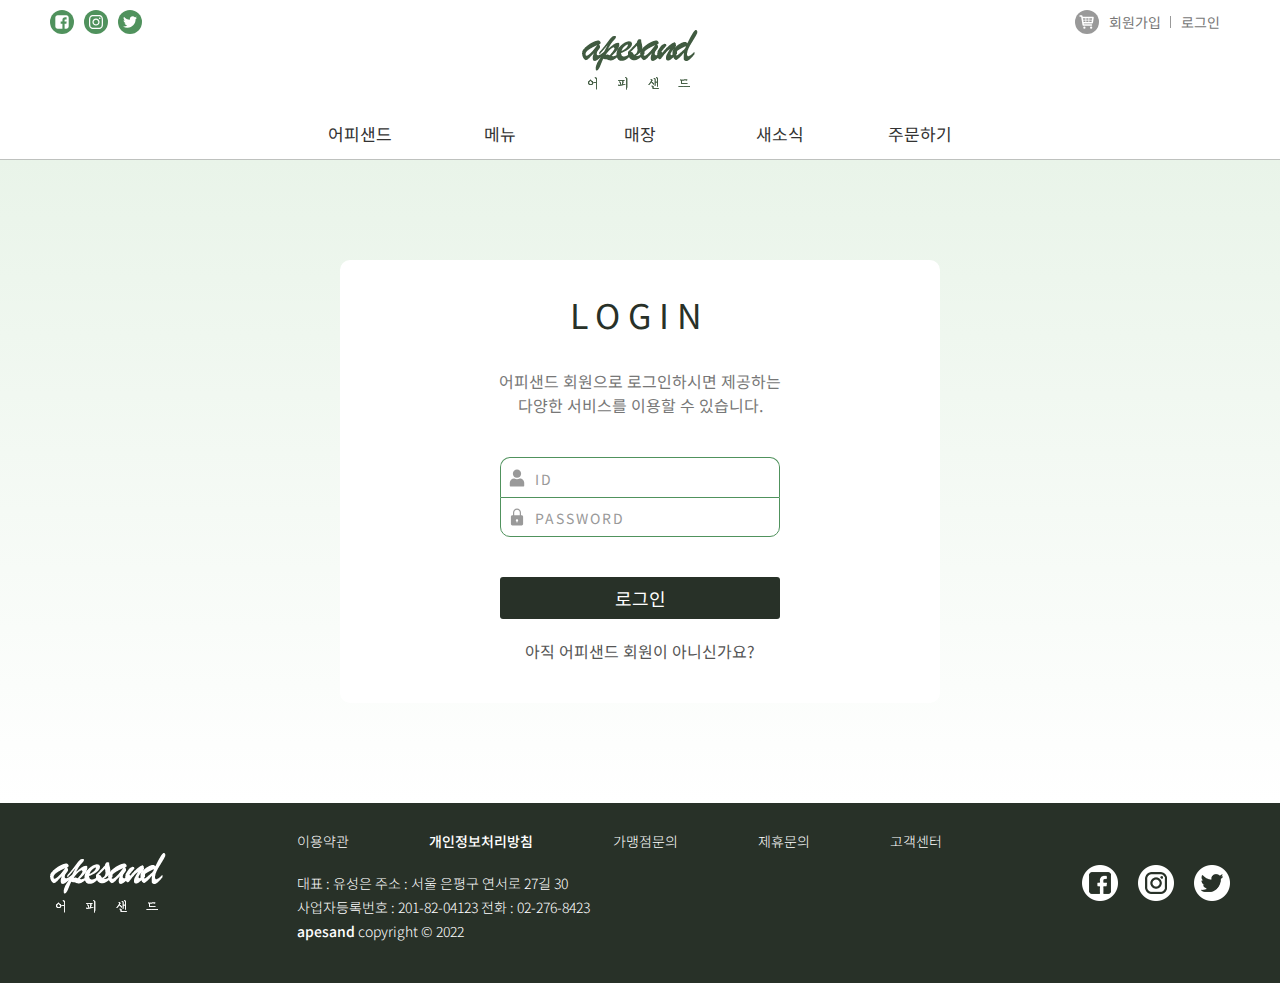
<file: login.html>
<!DOCTYPE html>
<html lang="en">
<head>
    <meta charset="UTF-8">
    <meta http-equiv="X-UA-Compatible" content="IE=edge">
    <meta name="viewport" content="width=device-width, initial-scale=1.0">
    <title>apesand</title>
    <link rel="stylesheet" href="./css/common.css">
    <link rel="stylesheet" href="./css/login.css">
</head>
<body>
    <header id="header"></header>

    <div id="login">
        <div class="frame">
            <div class="login_box">
                <h2>LOGIN</h2>
                <p>어피샌드 회원으로 로그인하시면 제공하는 다양한 서비스를 이용할 수 있습니다.</p>
                <form name="login_form" action="" method="post">
                    <div class="id">
                        <label for="user_id"><img src="./img/user_icon.svg" alt=""></label>
                        <input type="text" name="userid" id="user_id" placeholder="ID">
                    </div>
                    <div class="pass">
                        <label for="user_pw"><img src="./img/lock_icon.svg" alt=""></label>
                        <input type="password" name="userpass" id="user_pw" placeholder="PASSWORD">
                    </div>
                    <button type="button">로그인</button>
                </form>
                <a href="">아직 어피샌드 회원이 아니신가요?</a>
            </div>
        </div>
    </div>

    <footer id="footer"></footer>

    <script src="https://ajax.googleapis.com/ajax/libs/jquery/3.6.0/jquery.min.js"></script>
    <script src="./js/common.js"></script>
</body>
</html>
</file>
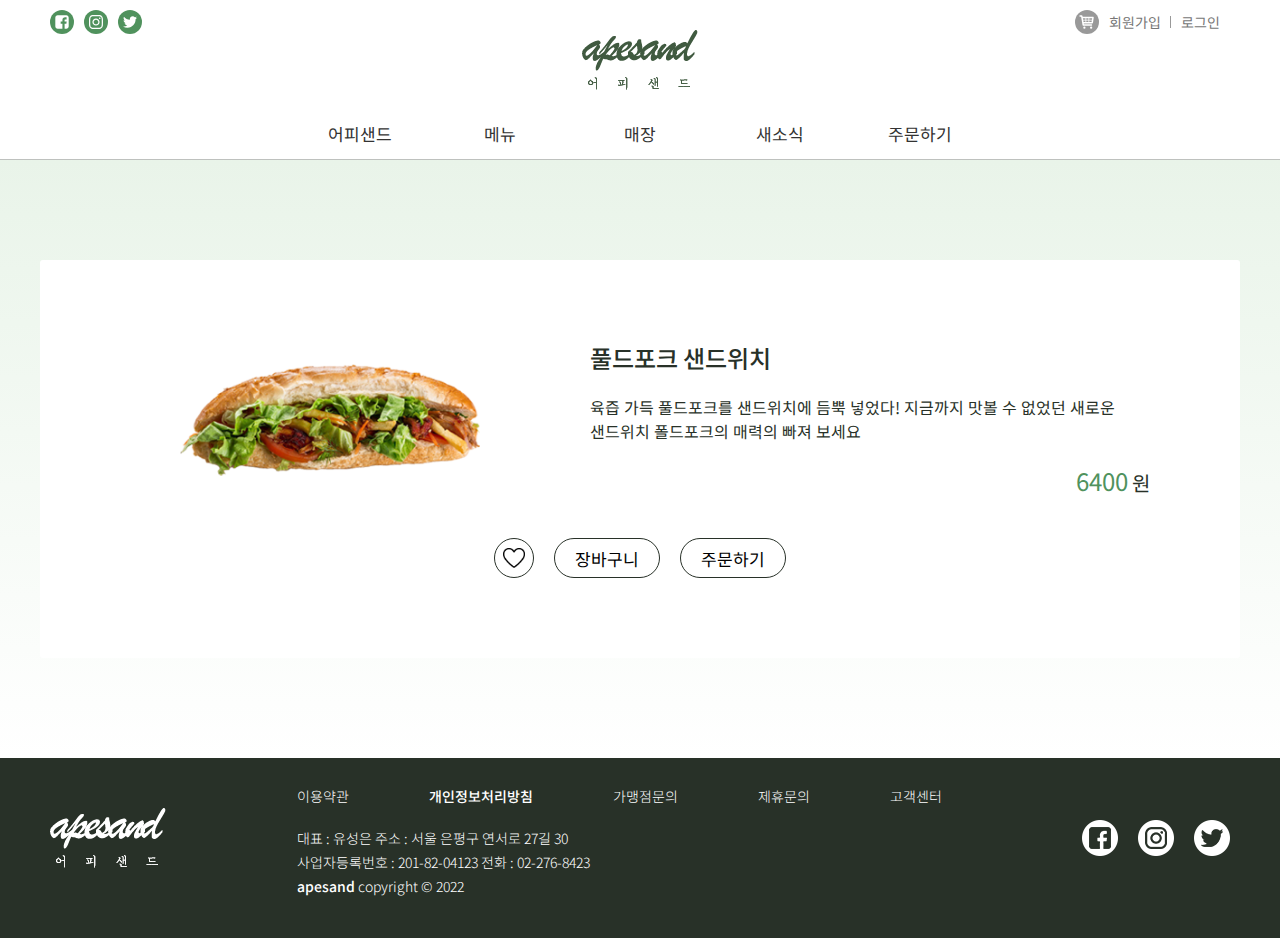
<file: menu_detail.html>
<!DOCTYPE html>
<html lang="en">
<head>
    <meta charset="UTF-8">
    <meta http-equiv="X-UA-Compatible" content="IE=edge">
    <meta name="viewport" content="width=device-width, initial-scale=1.0">
    <title>apesand</title>
    <link rel="stylesheet" href="./css/common.css">
    <link rel="stylesheet" href="./css/menu.css">
</head>
<body>
    <header id="header"></header>

    <section id="menu_detail">
        <div class="frame">
            <div class="left">
                <div class="img"></div>
            </div>
            <div class="right">
                <h2>풀드포크 샌드위치</h2>
                <p class="info">육즙 가득 풀드포크를 샌드위치에 듬뿍 넣었다! 지금까지 맛볼 수 없었던 새로운 샌드위치 폴드포크의 매력의 빠져 보세요</p>
                <p class="pri_wrap"><span class="price">6400</span> 원</p>
            </div>
            <div class="btns">
                <div class="fav"><img src="./img/fav_icon.png" alt="찜하기"></div>
                <button>장바구니</button>
                <button onclick="location.href='./order.html'">주문하기</button>
            </div>
        </div>
    </section>
 
    <footer id="footer"></footer>

    <script src="https://ajax.googleapis.com/ajax/libs/jquery/3.6.0/jquery.min.js"></script>
    <script src="./js/common.js"></script>
    <script src="./js/menu.js"></script>
</html>
</file>
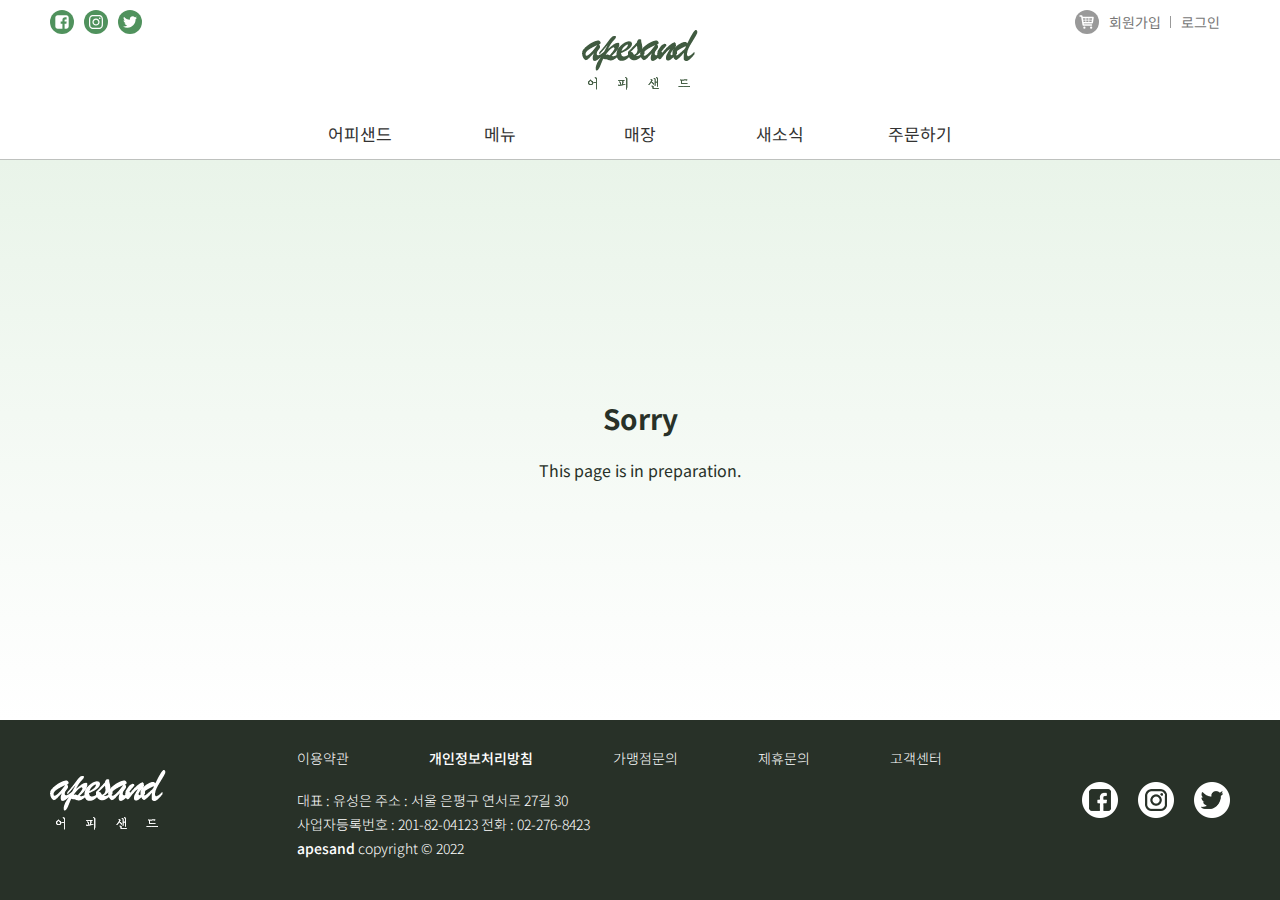
<file: order.html>
<!DOCTYPE html>
<html lang="en">
<head>
    <meta charset="UTF-8">
    <meta http-equiv="X-UA-Compatible" content="IE=edge">
    <meta name="viewport" content="width=device-width, initial-scale=1.0">
    <title>apesand</title>
    <link rel="stylesheet" href="./css/common.css">
</head>
<body>
    <header id="header"></header>

    <section id="notReady">
        <b>Sorry</b>
        <p>This page is in preparation.</p>
    </section>
 
    <footer id="footer"></footer>

    <script src="https://ajax.googleapis.com/ajax/libs/jquery/3.6.0/jquery.min.js"></script>
    <script src="./js/common.js"></script>
</html>
</file>
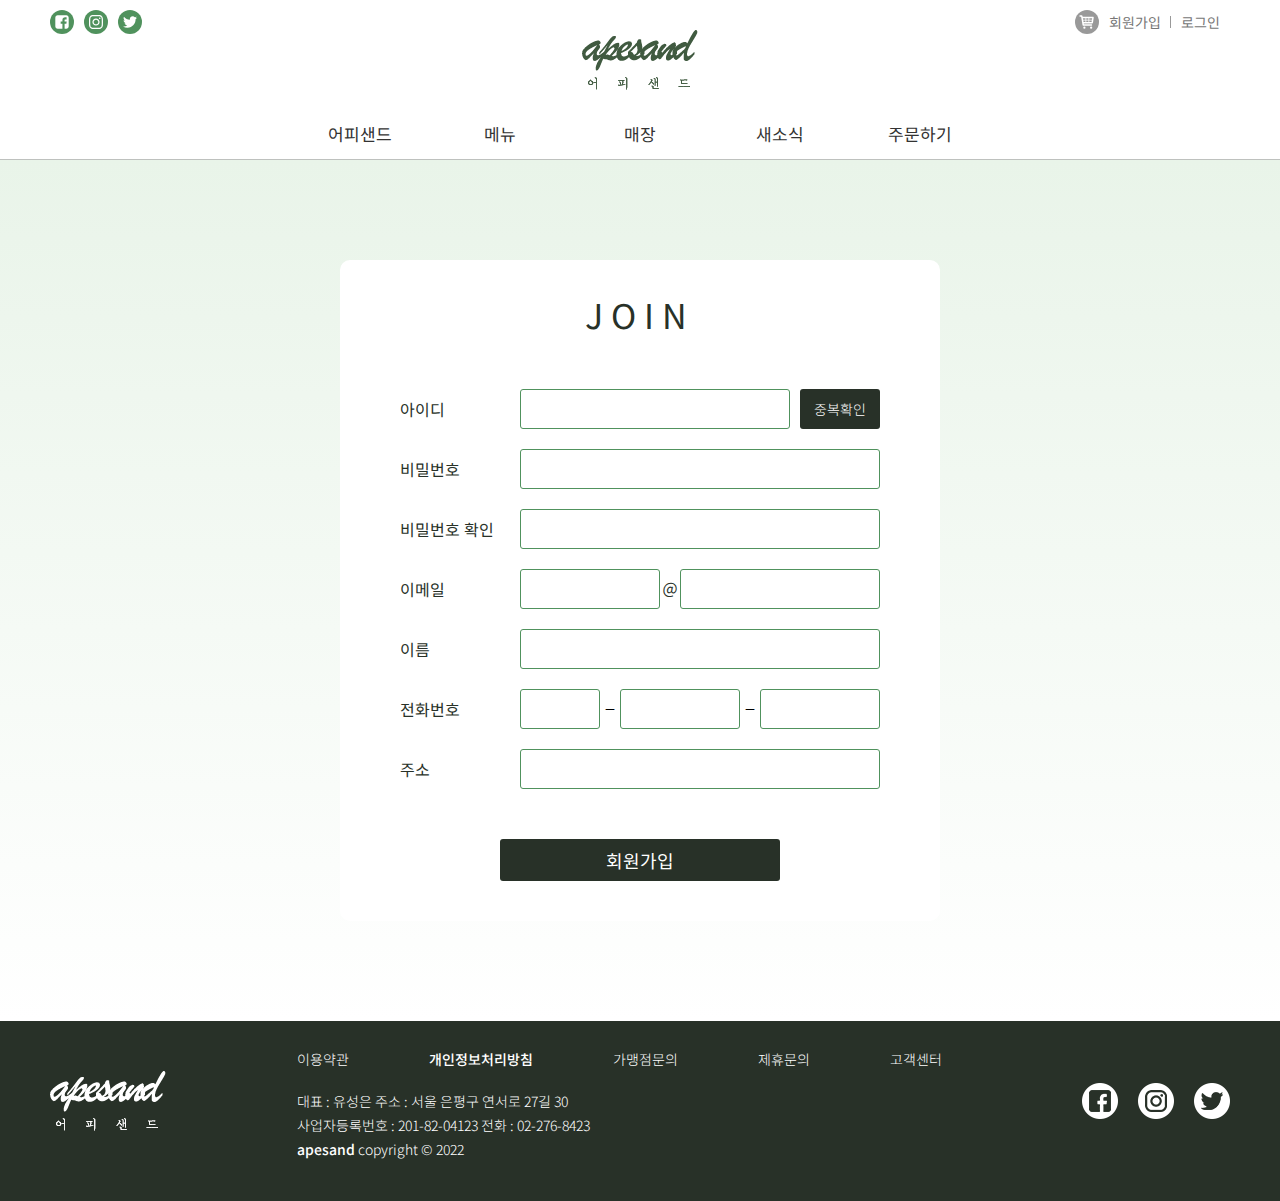
<file: regist.html>
<!DOCTYPE html>
<html lang="en">
<head>
    <meta charset="UTF-8">
    <meta http-equiv="X-UA-Compatible" content="IE=edge">
    <meta name="viewport" content="width=device-width, initial-scale=1.0">
    <title>apesand</title>
    <link rel="stylesheet" href="./css/common.css">
    <link rel="stylesheet" href="./css/regist.css">
</head>
<body>
    <header id="header"></header>

    <div id="regist">
        <div class="frame">
            <div class="regist_box">
                <h2>JOIN</h2>
                <form name="regist_form" action="" method="post">
                    <div class="id">
                        <label for="user_id">아이디</label>
                        <input type="text" name="userid" id="user_id" autocomplete="off">
                        <button>중복확인</button>
                    </div>
                    <div class="pass">
                        <label for="user_pw">비밀번호</label>
                        <input type="password" name="userpass" id="user_pw" autocomplete="off">
                    </div>
                    <div class="pass_re">
                        <label for="user_pw_re">비밀번호 확인</label>
                        <input type="password" name="userpassre" id="user_pw_re" autocomplete="off">
                    </div>
                    <div class="email">
                        <label for="user_email">이메일</label>
                        <input type="text" name="useremail1" id="user_email" autocomplete="off">
                        <span>＠</span>
                        <input type="text" name="useremail2" id="user_email" autocomplete="off">
                    </div>
                    <div class="name">
                        <label for="user_name">이름</label>
                        <input type="text" name="username" id="user_name" autocomplete="off">
                    </div>
                    <div class="phone">
                        <label for="user_phone">전화번호</label>
                        <input type="number" name="userphone1" id="user_phone" autocomplete="off">
                        <span>－</span>
                        <input type="number" name="userphone2" id="user_phone" autocomplete="off">
                        <span>－</span>
                        <input type="number" name="userphone3" id="user_phone" autocomplete="off">
                    </div>
                    <div class="address">
                        <label for="user_address">주소</label>
                        <input type="text" name="useraddress" id="user_address" autocomplete="off">
                    </div>
                    <button type="button">회원가입</button>
                </form>
            </div>
        </div>
    </div>

    <footer id="footer"></footer>

    <script src="https://ajax.googleapis.com/ajax/libs/jquery/3.6.0/jquery.min.js"></script>
    <script src="./js/common.js"></script>
</body>
</html>
</file>
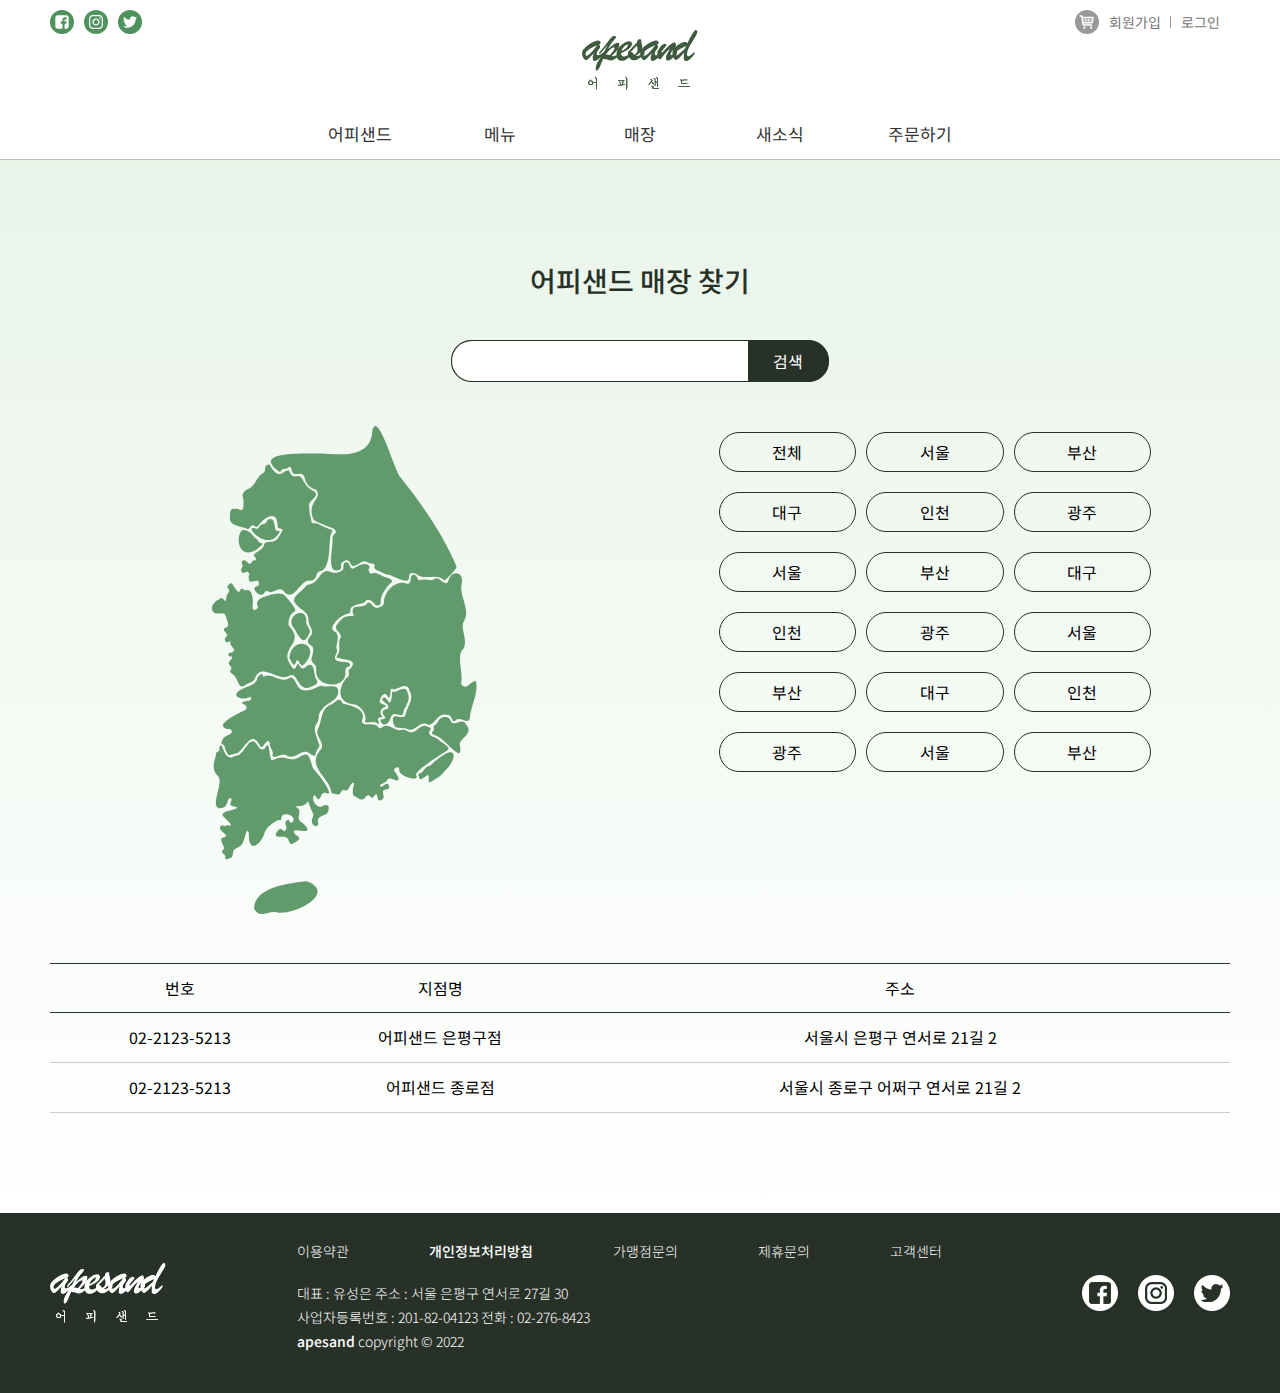
<file: store_map.html>
<!DOCTYPE html>
<html lang="en">
<head>
    <meta charset="UTF-8">
    <meta http-equiv="X-UA-Compatible" content="IE=edge">
    <meta name="viewport" content="width=device-width, initial-scale=1.0">
    <title>apesand</title>
    <link rel="stylesheet" href="./css/common.css">
    <link rel="stylesheet" href="./css/store_map.css">
</head>
<body>
    <header id="header"></header>

    <section id="store_map">
        <div class="frame">
            <h2>어피샌드 매장 찾기</h2>
            <div class="search_box">
                <input type="text" name="store_search" id="store_search">
                <button type="button">검색</button>
            </div>
            <div class="map">
                <div class="left">
                    <div id="map_svg">
                        <svg version="1.1" id="레이어_1" xmlns="http://www.w3.org/2000/svg" xmlns:xlink="http://www.w3.org/1999/xlink" x="0px" y="0px" viewBox="0 0 458.2 841.3" style="enable-background:new 0 0 458.2 841.3;" xml:space="preserve">
                            <g>
                                <path class="st1" d="M293.2,501c-16.9-0.4-1.5,10.3-7.8,11.4c-7.2-6.5-15.3-0.8-23.1-3.1c7-11-8.1-31.7-20.8-30.4
                                    c-26.4-4.7-23.7-29.1-9.4-45c8.3-3.7-1-12.4,5.7-15.1c15.9-16-9.9-15-19.7-18.3c-2.6,0.9-4.5-2.5-2.3-4.2
                                    c8.3-8.8-0.9-21.9,6.5-31.5c-0.3-3.8-2.5-7.6-5.8-10.3c-3.3-2.6-3.8-7.5-1-10.7c8.3-9.5,10-16.3,28.9-14.3
                                    c-9.5-24,12.8-11.2,21.3-20.1c6-10.5,11.1,10.5,19.5,5.4c7-1.7,9.9-3.9,9.9-9c0.9-19.4,21.4-38.8,39.3-31.2
                                    c9.5,1.8,3.1-16.3,11.1-15.3c7,0,5.4,9.8,10.9,9.3c7.8-3.7,17.3,2.5,23.5-1.4c7.5-9.8,21.1,17.5,25,0.8
                                    c6.1-17.9,27.1-13.6,22.2,6.3c-4.7,22.6,17.3,44.8,2.5,66.3c-3.9,15,11.7,35.5-3.6,48.9c-5.3,17.3,3.8,37.9,0.1,55.3
                                    c9.2,12.5,15.8-5,25-5.1c5.2,19.2-8.6,43-10.3,63.6c-2.5,11.2-17.4-5.2-24,3.3c-7.5,6.2-4.6-11.8-15-9.3
                                    c-15.7-5.2-20.9,19.4-31.9,16.5c-13.9-10-21.7,15.9-37.2,6.2c-11.1-1.5-21,2.1-22.2-12.6c-2-18.3,20,2.6,21.7-12.4
                                    c3.7-14.7,14.8-24.1,6.3-39.9c-4.2-15.7-19.3-0.8-27.6-1.7c-8.6-3.8-1.2,13.7-8,15.1c-4.9-14-14-3.4-14.8,6.5
                                    c0.8,4,10.1,3.2,10.7,7.9C289.7,485.8,286,492.8,293.2,501z"/>
                                <path class="st1" d="M418.1,244.3c3.4,3.5-20.7,26.8-20.7,24.4c-13.3-13.8-32.5,1.7-47.3-10.6c-0.6-0.5-1.4-0.9-2.1-1.1
                                    c-23.7-6.8,10.1,28.4-42.2,2.8c-0.7-0.3-1.4-0.5-2.1-0.6c-9-0.6-13.2-6.4-19.6-7.4c-3.7-0.6-6.1-4.2-5-7.7c1.6-5-3-0.9-13.8-6.8
                                    c-1.1-0.6-2.3-0.9-3.5-0.8c-7.8,0.8-18,13.9-22.9,4.4c-3.8-7-6.1-7.6-13-3.8c-7.8,2.8,0.9,13.5-7.9,14.4c-0.2,0-0.4,0-0.6,0.1
                                    c-20.3,5-8.3-36.6-9.4-55.1c-0.1-1.9,0.7-3.7,2.1-4.9c8.6-7.6-0.1-11.5-9.7-14.2c-0.2-0.1-0.4-0.1-0.6-0.2
                                    c-7.3-2.9-16.5-6.8-22.6-10.6c-1.1-0.7-2-1.8-2.4-3c-10.2-27.8,14.7-32.4,6.8-46.3c-0.7-1.2-1.7-2.1-2.9-2.6
                                    c-25.4-10.5-12-28.5-27.7-26.8c-4.8,0.5-11,1.3-12-4.8c-2-14.3-6.8-2.2-11.4-3.5c-2.9-0.8-5.8,0.8-7,3.6c-0.6,1.3-1.5,1.9-3.5,0.8
                                    c-49.9-36.2,50.8-29.4,70-30.6c0.3,0,0.5,0,0.7,0c33.5,1.8,85.7,9,87.8-38.6c0-0.4,0.1-0.8,0.2-1.2c8.7-34.2,37.8,69.3,47.2,80.2
                                    C360.2,140.1,395.2,190.7,418.1,244.3z"/>
                                <path class="st1" d="M197.8,630.1c-13.1-5.9-7.9,23.7-20.3,2.5c-8.1,7.1,5.7,26.2,14.5,18.7c4-2.1,10.3-2.1,9.3,4.1
                                    c1.1,14.6-15.7,10.3-18.5,19.7c5.4,19.4-16.3,9.6-8.3-4.8c1.1-2.6,1.4-5.1-0.4-7.3c-14.9-35,0.2-10.5-25.3-10.7
                                    c-4.9-1.7-1.7,3.4,1.2,3.7c6.2,6.4-6.6,17.4,6.9,24.2c3.1,2.5,5.6,5.7,8,9c4.4,13.2-31.5-6.1-20.3,10.9c13.4,6.5,4,10.9-4.3,15.7
                                    c-2.5,2.7-5.5-2.3-6.6-4.5c-1.6-15-28.4,0.4-20.6-15.1c10.7-15.8,10.6,7.6,16.5-6.2c0.8-4.9-4.6-9.8,0.8-13.5
                                    c1.9-1.8,3.7-2.7,4.3,1c0.4,2,1.9,2.3,3.6,2.3c13-7.9-10.5-20.4-16.5-10.8c-1.8,3.2,1.1,7.6-4.9,6.6c-8.9,3.3-20.6,11.7-24.2,21.2
                                    c-2.4,12.6-21.4,36.5-26.3,12.8c-1.2-4.6,1.5-14-3.7-15.7c-5.1,10.3-3.3,25.5-18.9,29.9c-8.3,2.9-0.9,16.8-11.9,16.8
                                    c-6,2.6-6.1,2.6-5.9-3.8c-2-6.2-9.9-4.3-2.3-12.5c1.9-4.4-10.5-16.9-1.1-19.1c15.2-4.2-12.3-11-4.1-19.7c3.4-4.2,7.5,3.3,10.6-1.6
                                    c13.9,5.2,0.8-8-4.5-12.2c-12.8-13.3,17.6-11.1,21.3-17.2c-3.5-4.5-14.6,0.4-10.4-9.7c3.3-7-2.4-9.4-5-2.3
                                    c-3,10.1-5.5,13.1-16,12.8c-14.6-4.7,10.9-45.7-2-55.4c-10.8-10.5-5.1-24.1-2.1-35.7c-1.4-5.9,7.1-3.6,5.2-9.2
                                    c4.3-24.7,7.3,26.5,25.9,11.9c19.1,2,24.3-43.3,40.3-16.4c3.8,5.8,9.1,7.4,12.6,1.4c8.5-15.4,4.7,26.4,12.9,21.8
                                    c22.8-12.7,25,7.7,46.7-6.4c18.3-11.9,15.3,15.3,23.2,23.1C191.3,605,211,636.1,197.8,630.1z"/>
                                <path class="st1" d="M92.9,288.8c-5.5,9.1-14.6,1.9-17.2-4c-1-2.4,0.4-5.1,3-5.6c4.1-0.9,5-2.9,4.1-7.2c-1.5-8.3-17.1,7.5-17.1-8.3
                                    c-0.1-1.5,0.1-2.8,0.6-3.8c1.6-3.8-2.8-7.3-6.2-5c-2.1,1.4-3.5,2.1-5.6,0.1c-4-3.2-0.3-6.8,0.8-10.1c0.4-1.2,0.2-2.6-0.6-3.7l0,0
                                    c-2.6-3.5,1.3-8.2,5.1-6.2c5.4,2.7,6.4,10.2,12.1,1.4c0.9-1.4,2.6-2.2,4.2-1.9c2.2,0.4,3-3.1,0.2-5.4c-8.5-5.1,14.9-11.8,15.6-20.9
                                    c0.1-1.4,0.9-2.7,2.2-3.4c10-5.3,15.3,6.2,27.6-18.1c5.1-8.5-6-3.9-6.9-9.1c0.4-28.9-20.9-17.6-31.9-2.8c-1.7,2.6-3.9,4.3-6.8,2.1
                                    c-7.5-6.8-8.1,8.6-14.2,4c-0.3-0.2-0.5-0.4-0.9-0.5c-9.2-3.9-27.1-4.3-27.2-16.8c0.7-6.3-1.5-17.7,8-16.1c0.4,0.1,0.8,0.1,1.2,0
                                    c3.5-0.4,5.4,0,6.5,0.9c2.6,2.1,6.5,0.7,6.9-2.6c0.9-7.1,0.8-14.6-0.9-19.2c-1.4-3,1.9-8.4,5.1-10.8c0.4-0.3,0.9-0.6,1.4-0.7
                                    c14.3-4.1,15.9-20,26.3-27.7c0.4-0.3,0.9-0.5,1.3-0.6c7.4-1.9,0.1-12.4,8.5-14.4c2.6-1.2,4,0.8,4.7,2.6c0.1,0.3,0.2,0.5,0.4,0.8
                                    c15.2,24.8,22.9,4,30,6.6c1.3,0.5,2.1,1.6,2.4,2.9c1.2,4.9,5.6,7.8,10.8,7c0.3,0,0.6-0.2,0.9-0.3c10.4-4.1,10.3,16.7,28.9,25.4
                                    c0.3,0.1,0.6,0.3,0.8,0.5c11.2,8.9-12.1,14.9-8.7,25.3c0.1,0.4,0.2,0.8,0.2,1.2c-0.1,8.1,1.3,13.9,3.2,21.7
                                    c0.1,0.4,0.1,0.7,0.1,1.1c-0.1,8.1,8.5,2.8,13.1,6.5c34,18.6,21.1-0.1,18.8,26.1c-1.6,14.5-0.1,51-17.2,53.6
                                    c-7.4-0.5-4.4,18.1-17.7,15.8c-16.1-0.6-24.7,34.8-41.3,20.5c-0.3-0.3-0.5-0.6-0.8-0.9c-8.9-13.4-20.6,4.6-27.5-1.1
                                    C97.2,286.2,94.2,286.6,92.9,288.8z"/>
                                <path class="st1" d="M273.4,637c-3.8-4.9-6.7-5.3-10.7,1.3c-0.1,0.1-0.2,0.3-0.3,0.4c-6.1,6-11.3-2.3-17.5-3.7
                                    c-0.6-0.1-1.1-0.5-1.3-1c-2.8-5.3-0.7-13,0.8-19.1c0.5-2-1.9-3.4-3.4-2c-4.6,4.4-5.5,15.6-13.5,11.6c-0.5-0.2-1.1-0.3-1.6-0.1
                                    c-6.6,2.4-0.8,11.6-18.5,5.8c-0.8-0.2-1.4-0.9-1.4-1.7c-3-26.7-43.6-42.8-18.4-72.1c8.8-10.1-7.9-23-5.4-32.9
                                    c0-0.2,0.1-0.4,0.2-0.5c8.7-14.4,4.4-36.8,23.3-43.5c0.1,0,0.2-0.1,0.2-0.1c9.3-4.5,12.7-14.2,19.1-2.1c0.3,0.5,0.8,0.9,1.4,1
                                    c13.6,3.1,39.7,9.1,31.8,27.6c-0.1,0.2-0.1,0.3-0.1,0.5c-2,12.3,23.2,1.1,27.9,12.1c1.1,1.6,2.8,1.2,4.5,0.7
                                    c0.2-0.1,0.4-0.2,0.5-0.3c14.3-10.4,21.5,8.1,34.8,3.5c4.8-1.4,9.8,2.9,14.5,4.2c0.1,0,0.2,0.1,0.3,0.1
                                    c10.9,1.6,17.4-17.2,29.5-9.2c0.1,0.1,0.3,0.2,0.4,0.2c5.3,1.9,5.2,2,2.2,6.8c-4.5,10.2,11.6,9.2,15.9,15.1c5,6,25,12.4,11.4,19.7
                                    c-6.4,3.9-57.2,35.9-49.7,40.4c5.2,12.6-31.7,1.3-29.2-10.1c0.6-8.2-12.8-0.4-7.9,3.5c3.1,3,11.9,16.2,3,15.2c-0.1,0-0.2,0-0.4-0.1
                                    c-5.3-1.4-12.7-6.7-15.9,0.9c-1.5,2.9-7.4,3.9-10.4,6.2c-2,1.6,0.3,4.7,2.5,3.3c4.2-2.8,9.6-8,11.4-1.8c0,0.1,0.1,0.2,0.1,0.3
                                    c3.4,6.9-5.9,5.1-9.1,8.3c-0.2,0.2-0.3,0.4-0.4,0.6c-1.8,4.7,3.9,11-2,14.8c-12.4,7.8-3.8-20-15.1-3.9
                                    C276,638.1,274.3,638.1,273.4,637z"/>
                                <path class="st1" d="M217.8,457c0,16.6-19.4,18.6-27.2,30.4c-0.3,0.4-0.6,0.7-0.9,1c-7.3,6.3-3.5,17-8.2,23
                                    c-8.2,11-0.3,20.2,1.6,30.8c0.1,0.7,0.4,1.4,0.9,2c5.9,7.3-4.9,11.8-4.5,19.1c0.2,6.3-7.9,1.1-10.2-0.8
                                    c-13.4-10.8-24.7,13.2-39.6,3.2c-6.8-6.1-20.5,7.4-23.3,0.7c-0.4-0.9-0.3-2,0-3c1.7-5.7-5.5-10.1-4.8-16.9c0.1-0.7,0-1.3-0.3-2
                                    c-4.8-12.4-12,15.3-16.7,4.6c-14.3-27.3-25,4.1-37.4,12.5c-0.5,0.3-1,0.5-1.6,0.6c-16.4,3.3-12.2,8-19.9-7.4
                                    c-0.4-0.7-0.5-1.6-0.5-2.4c0.5-4.8-6.8-5.1-5.6-9c1.8-7.7,7.8-11.4,14.2-13.6c5.1-1.7,3.6-9.3-1.8-8.8c-1,0.1-1.9,0.1-2.7,0.1
                                    c-0.3,0-0.7-0.1-1-0.2c-21.1-6.8,16.3-25.1,31.2-32.3c3-1.5,3.4-5.6,0.8-7.6c-5.6-4.4-12.5-5.2,5.3-7.9c0.3,0,0.6-0.1,0.8-0.2
                                    c5.6-2.1,4.2-8.9-1.8-4.9c-5.6,3.6-24.1-0.3-19.4-7.6c7.1-12.1,29.2-9.2,34.7-23.6c0.2-0.5,0.2-1,0.3-1.5c0.2-3.9,9.5-11.2,9.5-5.7
                                    c-0.7,3,1,2.3,2.6,1.8c14.5-5.7,27.6,13.2,42.7,3.2c1.7-1.1,3.8-1.1,5.4,0.2c5.7,4.6,8.6,19,16.6,20c11.8,2.7,19.8-3.2,29.8-6.9
                                    c1-0.4,2.1-0.4,3.1,0C199,451.1,217.7,443.5,217.8,457z"/>
                                <path class="st1" d="M34.6,374c0.4-1.4-1.4-2.4-2.4-1.5c-1.5,1.4-3,2.4-5.1,0.8c-3.2-2.5-2.3-7,0.9-9.2c6.1-4.2-12-12.1-0.6-15.3
                                    c7.2-2.7,0.7-13.8-0.6-19.1c-1.1-10.5-16,0.6-22-8.6c-5.6-7.7,4.1-17.8,11.4-20.7c0.2-0.1,0.4-0.2,0.5-0.3c6.2-6.3,8.8,10.6,11-0.2
                                    c0-0.2,0-0.4,0-0.7c-1.5-6.2,8.8-11.6,3.4-16.2c-5.7-2.7,6-14.6,7.6-6.9c0,0.2,0.1,0.4,0.2,0.5c16,24.4,7.6,4.1,17.3,6.6
                                    c0.5,0.1,0.9,0.5,1,1c0.7,2.2,2.2,2.3,4.2,1.1c0.2-0.1,0.4-0.2,0.7-0.2c11.6-0.9,11.2,20.1,10.1,29.2c0,0.1,0,0.2,0,0.2
                                    c0.3,9.3,12.1,2.3,8.2-3.2c-2.1-4.7,2.2-11.9,7.3-12.8c0.1,0,0.1,0,0.2-0.1c15.7-5.4,32.5-11.6,40.2-2.7c34.1,39.7,4.8,13,5.3,49.5
                                    c0,0.4-0.3-0.3,0,0c30.9,32-19.3,36.8,4.4,68.7c6.1,9.9,7.3,2.9,10.2-2.3c0.5-0.9,1.8-1,2.4-0.2c4,4.8,5.7,10.6,12.8,3.5
                                    c0.1-0.1,0.1-0.1,0.2-0.2c15.4-11.4,11.9,14.4,17,22.2c6.4,8.2-7.1,12.3-13.3,13.9c-11.9,3.3-16.9-10-22.3-18.1
                                    c-2.3-3.5-6.9-4.4-10.5-2.2c-18.4,11.4-46.1-24-57.6,3.4c0,0.1-0.1,0.1-0.1,0.2c-2.1,8.4-13,8.5-18.8,13.8
                                    c-0.1,0.1-0.3,0.2-0.4,0.3c-11.5,5.2-7.1-14.6-21.8-22.1c-0.3-0.2-0.6-0.5-0.7-0.8c-3-8.9,6.9-2-2.7-14.4c-0.2-0.2-0.3-0.4-0.3-0.7
                                    c-0.6-5.3,10.2-10.2,4-12.3c-0.1,0-0.2-0.1-0.3-0.1c-6.8-0.7-5.7-6.4,0.6-6.7c0.1,0,0.3,0,0.4-0.1C48.1,387.1,32.8,381,34.6,374z"
                                    />
                                <path class="st1" d="M302.6,264.7c3.1,1,9.2,5.1,5.6,7.3c-4.2,2.5-11.8,13-15.4,20.3c-6.3,12.7,0.8,18.5-8.8,19.1
                                    c-1.5,0.1-2.9-0.5-3.8-1.7c-4.5-5.9-11.6-12-17.6-4.1c-0.6,0.7-1.3,1.3-2.2,1.6c-7.9,2.6-23,3.2-22.3,13.4c0.2,2.4-1.5,4.6-3.9,4.9
                                    c-11.6,1.4-28.9,18.5-26.3,26.7c0.4,1.2,1.3,2.1,2.4,2.6c10.1,4.4,6.2,17.2,4.2,26.3c-0.2,1-0.1,2,0.3,2.9c2,4.1,0.4,8-1.8,12.1
                                    c-0.1,0.2-0.2,0.4-0.3,0.6c-4.3,12,13.9,9.4,21.7,11.4c2.3,0.6,3.8,2.8,3.3,5.1c-1,4.8-8.9-2.8-7.7,14.5c0,0.4,0,0.8-0.1,1.2
                                    c-5.3,26.9-52.8,19.1-49.7-8.1c2.4-12.9-12.1-9.1-6.7-24.2c8.5-23.8-12.3-13.6-6.2-29c0.2-0.6,0.6-1.1,1-1.5
                                    c11.4-11.9-0.3-16.6-1.1-29.3c0-0.2,0-0.3,0-0.5c0.7-16.7-17.9-17.8-24.1-31.8c-0.2-0.5-0.3-1-0.4-1.6c-0.4-9,14.3-16.1,20.2-24.6
                                    c0.7-1,1.7-1.6,2.8-1.9c10.3-2,16.2-7.8,22.3-17.3c0.2-0.2,0.3-0.5,0.5-0.7c14.1-14.6,15.1,5.4,35.2-6.1c5.9-2.6-0.3-13.8,7-14.4
                                    c0.9-0.1,1.9,0.1,2.6,0.6c5.3,3.4,4.4,15.5,13.6,8.2c0.2-0.2,0.4-0.3,0.7-0.5c6.4-3.5,13.2-7,20.3-3.9c2.4,1.1,3.4,4.1,2.1,6.3
                                    c-1,1.7-1.7,3.6,0.5,6.2c1.8,3.4,3.5,3,6.5,1.8c1-0.4,5.2-0.1,6.2,0.3C291.6,260.3,293.2,261.7,302.6,264.7z"/>
                                <path class="st1" d="M112.7,831.9c-15.2-2.3-28,11.7-37.8-6c0.2-36.8,60.1-43.8,89.7-46.6C217.1,800.1,140.6,839.4,112.7,831.9z"/>
                                <path class="st1" d="M401,500.6c2.6,0.1,5.8,1.9,7.4,6.3c4.5,12.6,20.2-6.5,25.8,5.9c13.5,14.2-6,22.1-10.3,32
                                    c-0.6,5.4,3.8,14.6-1.7,17.8c-15.1-7.1-24.7-26.2-42.9-32.2c-7-2.2,2.4-6.2,0.7-10.1c-0.7-3-0.7-5.7,3.2-6.6
                                    C388.8,507,388.6,499.4,401,500.6z"/>
                                <path class="st1" d="M298.7,468.6c5.3,7.9,8.6,15,10.4-9.6c0.3-3.5,3.9-0.1,5.1-0.8c19.2-10.5,20-5.6,22.9,7.3
                                    c1.3,5.8-3.6,16-7,21.1c-3.1,4.6,0.7,13.8-11.4,10c-16.9-5.4-7.8,14.6-22.4,16.8c-4.6,0.7-9.4-7.5-5.6-8.4
                                    c15.6-3.4-1.1-5.5,2.9-14.5c1.9-4.4,8.1-0.9,8.9-6.4c0.3-1.8,0.6-3.1-7.2-9.2C287.6,468.8,296.9,465.9,298.7,468.6z"/>
                                <path class="st1" d="M355.1,603.7c0.2-2.7-2.9-5-0.7-6.9c0.3-0.3,0.7-0.4,1.1-0.5c7.5-1.5,7.4-8.8,13.1-11.3
                                    c0.2-0.1,0.3-0.1,0.5-0.2c6.1-1.2,9-6.5,13.8-9.7c0.1-0.1,0.2-0.1,0.2-0.2c36.4-32.3,39.6-4.3,12.9,20c-0.1,0.1-0.2,0.2-0.3,0.4
                                    c-5.1,7.6-13.5,10.1-20.5,15.2c-0.1,0.1-0.3,0.2-0.5,0.3c-5.2,2.1-3.3-4.3-3.1-8.8c0.1-1.9-2.1-3.1-3.6-2c-3.2,2.2-6,5-10.1,6.1
                                    C356.4,606.6,355,605.3,355.1,603.7z"/>
                                <path class="st1" d="M116.2,184.5c1.2-0.5,2.4,0.8,1.8,2c-18.4,37.3-63.7-13.3-41.1-5.6c6.5,2.4,6.9-6,11.5-7.3c0.1,0,0.3,0,0.4,0
                                    c5.1,0,7.2-3.5,9-7.4c0.1-0.1,0.1-0.3,0.2-0.4C114.5,159,105.9,188.4,116.2,184.5z"/>
                                <path class="st1" d="M58.6,183.3c11.6,3.6,10.7,5.3,17.6,13.3c0.5,0.6,1.2,1.1,1.9,1.4c3.5,1.2,3.4,6.7,7.7,6.8
                                    c3.6,0.2,3.5,2.8,1.9,4.4c-31.4,30.4-47.1-3.4-35-23.6C53.9,183.5,56.3,182.6,58.6,183.3z"/>
                                <path class="st1" d="M163.5,337.9c-2.6,8.9,11.4,14.1,4.2,22.4c-8.9,22.5-17.9,1.2-24.7-10C124.7,330.4,163.8,310.1,163.5,337.9z"
                                    />
                                <path class="st1" d="M134.6,400.2c5.4-41.4,56.3-22.7,25.9,10.2c-9.3,10-9.4-13.2-14.2-3.9C142.4,420,138.1,406,134.6,400.2z"/>
                            </g>
                        </svg>
                    </div>
                </div>
                <div class="right">
                    <ul class="location_btns">
                        <li><p class="all">전체</p></li>
                        <li><p>서울</p></li>
                        <li><p>부산</p></li>
                        <li><p>대구</p></li>
                        <li><p>인천</p></li>
                        <li><p>광주</p></li>
                        <li><p>서울</p></li>
                        <li><p>부산</p></li>
                        <li><p>대구</p></li>
                        <li><p>인천</p></li>
                        <li><p>광주</p></li>
                        <li><p>서울</p></li>
                        <li><p>부산</p></li>
                        <li><p>대구</p></li>
                        <li><p>인천</p></li>
                        <li><p>광주</p></li>
                        <li><p>서울</p></li>
                        <li><p>부산</p></li>
                    </ul>
                </div>
            </div>
            <div class="store_list">
                <ul>
                    <li>
                        <span class="field1">번호</span>
                        <span class="field2">지점명</span>
                        <span class="field3">주소</span>
                    </li>
                    <li>
                        <span class="field1">02-2123-5213</span>
                        <span class="field2">어피샌드 은평구점</span>
                        <span class="field3">서울시 은평구 연서로 21길 2</span>
                    </li>
                    <li>
                        <span class="field1">02-2123-5213</span>
                        <span class="field2">어피샌드 종로점</span>
                        <span class="field3">서울시 종로구 어쩌구 연서로 21길 2</span>
                    </li>
                </ul>
            </div>
        </div>
    </section>

    <footer id="footer"></footer>

    <script src="https://ajax.googleapis.com/ajax/libs/jquery/3.6.0/jquery.min.js"></script>
    <script src="./js/common.js"></script>
    <script src="./js/store_map.js"></script>
</html>
</file>
<file: css/common.css>
@charset "utf-8";
@import url('https://fonts.googleapis.com/css2?family=Noto+Sans+KR:wght@100;300;400;500;700;900&display=swap');
*{box-sizing: border-box; font-family: 'Noto Sans KR', sans-serif;}
html, body{margin: 0; padding: 0;}
h1, h2, h3, h4, h5, h6{margin: 0; font-weight: 500;}
p{margin: 0;}
ul, ol{margin: 0; padding: 0; list-style: none;}
a{text-decoration: none;}
:root{
    --pri-color : #283128;
    --sec1-color : #50925d;
    --sec2-color : #e9f4e9;
    --point-color : #ae2c2d;
}

/* header part */
#header{
    height: 160px;
    border-bottom: 1px solid rgba(40, 49, 40, 0.3);
}
#header .frame{
    width: 1200px;
    height: 100%;
    padding: 0 10px;
    margin: 0 auto;
    display: flex;
    flex-direction: column;
    justify-content: space-between;
}
#header .frame .top{
    display: flex;
    flex-wrap: wrap;
    justify-content: space-between;
}
#header .frame .top ul.h_sns{
    display: flex;
    width: 165px;
}
#header .frame .top ul.h_sns li{
    padding-top: 10px;
    margin: 0 5px;
}
#header .frame .top ul.h_sns li:first-child{
    margin-left: 0;
}
#header .frame .top ul.h_sns li a{
    display: block;
    width: 24px;
    height: 24px;
    background-color: var(--sec1-color);
    border-radius: 50%;
    display: flex;
    justify-content: center;
    align-items: center;
}
#header .frame .top ul.h_sns li a img{
    height: 14px;
    filter: brightness(100);
}
#header .frame .top .logo{
    padding-top: 30px;
}
#header .frame .top .logo a{}
#header .frame .top .logo a img{
    display: block;
}
#header .frame .top ul.user_menu{
    display: flex;
    justify-content: end;
    width: 165px;
}
#header .frame .top ul.user_menu li{
    padding-top: 10px;
    margin: 0 10px;
}
#header .frame .top ul.user_menu li:first-child{
    margin: 0;
}
#header .frame .top ul.user_menu li a{
    display: block;
    font-size: 14px;
    line-height: 24px;
    color: #777;
    position: relative;
}
#header .frame .top ul.user_menu li:last-child a::after{
    content: "";
    position: absolute;
    top: 50%; left: -11px;
    transform: translateY(-50%);
    height: 12px;
    width: 1px;
    background-color: #999;
}
#header .frame .top ul.user_menu li a.cart_icon{
    display: block;
    width: 24px;
    height: 24px;
    background-color: #999;
    border-radius: 50%;
    display: flex;
    justify-content: center;
    align-items: center;
}
#header .frame .top ul.user_menu li a img{
    height: 18px;
}

#header .frame nav{
    position: relative;
    z-index: 100;
}
#header .frame nav > ul{
    display: flex;
    justify-content: center;
}
#header .frame nav > ul > li{
    margin: 0 20px;
}
#header .frame nav > ul > li > a{
    display: block;
    width: 100px;
    font-size: 17px;
    line-height: 50px;
    font-weight: 400;
    text-align: center;
    color: #333;
    position: relative;
}
#header .frame nav > ul > li > a::after{
    content: "";
    position: absolute;
    left: 0; bottom: 0;
    width: 100%;
    height: 3px;
    background-color: var(--sec1-color);
    opacity: 0;
}
#header .frame nav > ul > li.active > a::after, 
#header .frame nav > ul > li:hover > a::after{
    transition: opacity 0.2s;
    opacity: 1;
}
#header .frame nav .sub_menu{
    position: absolute;
    left: 0;
    top: 50px;
    width: 100%;
    max-height: 0;
    display: flex;
    justify-content: center;
    background-color: rgba(255,255,255,0.8);
    border-radius: 0 0 30px 30px;
    overflow: hidden;
}
#header .frame nav:hover .sub_menu{
    transition: max-height 0.2s;
    max-height: 180px;
}
#header .frame nav .sub_menu > ul{
    margin: 0 20px;
    padding: 10px 0;
}
#header .frame nav .sub_menu > ul > li{
    margin: 5px 0;
}
#header .frame nav .sub_menu > ul > li > a{
    display: block;
    width: 100px;
    line-height: 30px;
    font-size: 16px;
    text-transform: capitalize;
    text-align: center;
    border-radius: 2px;
    color: #333;
}
#header .frame nav .sub_menu > ul > li:hover > a{
    background-color: var(--sec1-color);
    color: #fff;
    transition: background-color 0.3s, color 0.2s;
}


/* notReady part */
#notReady{
    height: calc(100vh - 340px);
    background: #e9f4e9; /* Old browsers */
    background: -moz-linear-gradient(top, #e9f4e9 0%, #ffffff 100%); /* FF3.6-15 */
    background: -webkit-linear-gradient(top, #e9f4e9 0%,#ffffff 100%); /* Chrome10-25,Safari5.1-6 */
    background: linear-gradient(to bottom, #e9f4e9 0%,#ffffff 100%); /* W3C, IE10+, FF16+, Chrome26+, Opera12+, Safari7+ */
    filter: progid:DXImageTransform.Microsoft.gradient( startColorstr='#e9f4e9', endColorstr='#ffffff',GradientType=0 ); /* IE6-9 */
    display: flex;
    flex-direction: column;
    justify-content: center;
    align-items: center;
    color: var(--pri-color);
}
#notReady b{
    font-size: 28px;
    padding-bottom: 20px;
}
#notReady p{}


/* footer part */
#footer{
    height: 180px;
    background-color: var(--pri-color);
}
#footer .frame{
    width: 1200px;
    height: 100%;
    padding: 0 10px;
    padding-bottom: 20px;
    margin: 0 auto;
    display: flex;
    justify-content: space-between;
    align-items: center;
}
#footer .frame .f_logo{}
#footer .frame .f_logo a{}
#footer .frame .f_logo a img{
    display: block;
    filter: brightness(100);
}
#footer .frame .f_info{}
#footer .frame .f_info ul.f_menu{
    display: flex;
}
#footer .frame .f_info ul.f_menu li{
    margin: 0 40px;
    padding-bottom: 14px;
}
#footer .frame .f_info ul.f_menu li:first-child{
    margin-left: 0;
}
#footer .frame .f_info ul.f_menu li:last-child{
    margin-right: 0;
}
#footer .frame .f_info ul.f_menu li a{
    font-size: 14px;
    color: #fff;
    font-weight: 300;
}
#footer .frame .f_info ul.f_menu li a span{
    font-weight: 500;
}
#footer .frame .f_info p{
    color: #fff;
    font-weight: 300;
    font-size: 14px;
    line-height: 1;
    padding-top: 10px;
}
#footer .frame .f_info p span{
    font-weight: 500;
}
#footer .frame .f_sns{
    display: flex;
}
#footer .frame .f_sns{}
#footer .frame .f_sns li{
    margin: 0 10px;
}
#footer .frame .f_sns li:last-child{
    margin-right: 0;
}
#footer .frame .f_sns li a{}
#footer .frame .f_sns li a img{
    display: block;
    height: 36px;
}
</file>
<file: css/login.css>
@charset "utf-8";

#login{
    background: #e9f4e9; /* Old browsers */
    background: -moz-linear-gradient(top, #e9f4e9 0%, #ffffff 100%); /* FF3.6-15 */
    background: -webkit-linear-gradient(top, #e9f4e9 0%,#ffffff 100%); /* Chrome10-25,Safari5.1-6 */
    background: linear-gradient(to bottom, #e9f4e9 0%,#ffffff 100%); /* W3C, IE10+, FF16+, Chrome26+, Opera12+, Safari7+ */
    filter: progid:DXImageTransform.Microsoft.gradient( startColorstr='#e9f4e9', endColorstr='#ffffff',GradientType=0 ); /* IE6-9 */
}
#login .frame{
    width: 1200px;
    height: 100%;
    padding: 100px 0;
    margin: 0 auto;
    display: flex;
    justify-content: center;
    align-items: center;
}
#login .frame .login_box{
    max-width: 600px;
    width: 100%;
    padding: 20px;
    margin: 0 auto;
    border-radius: 10px;
    background-color: #fff;
    display: flex;
    flex-direction: column;
    align-items: center;
}
#login .frame .login_box h2{
    font-size: 34px;
    letter-spacing: 8px;
    font-weight: normal;
    text-align: center;
    color: var(--pri-color);
    padding: 10px 0 30px;
}
#login .frame .login_box p{
    width: 300px;
    word-break: keep-all;
    font-size: 16px;
    text-align: center;
    color: #777;
    padding-bottom: 40px;
}
#login .frame .login_box form{}
#login .frame .login_box form > div{
    width: 280px;
    height: 40px;
    border: 1px solid var(--sec1-color);
    display: flex;
    align-items: center;
}
#login .frame .login_box form .id{
    border-bottom: none;
    border-radius: 10px 10px 0 0;
}
#login .frame .login_box form .pass{
    border-radius: 0 0 10px 10px;
}
#login .frame .login_box form label{
    padding: 0 6px;
}
#login .frame .login_box form label img{
    display: block;
    width: 20px;
}
#login .frame .login_box form input{
    width: 100%;
    height: 100%;
    border: none;
    outline: none;
    background-color: transparent;
    color: var(--pri-color);
    font-size: 16px;
}
#login .frame .login_box form input::placeholder{
    color: #999;
    font-size: 14px;
    letter-spacing: 2px;
}
#login .frame .login_box form button{
    display: block;
    width: 280px;
    line-height: 40px;
    font-size: 18px;
    color: #fff;
    border: none;
    background-color: var(--pri-color);
    border-radius: 3px;
    margin: 40px auto 20px;
}
#login .frame .login_box form button:hover{
    background-color: var(--sec1-color);
    transition: background-color 0.2s;
}
#login .frame .login_box a{
    display: block;
    padding-bottom: 20px;
    font-size: 16px;
    color: #555;
}
#login .frame .login_box a:hover{
    transition: color 0.2s;
    color: var(--sec1-color);
}
</file>
<file: css/menu.css>
@charset "utf-8";

#menu,
#menu_detail{
    background: #e9f4e9; /* Old browsers */
    background: -moz-linear-gradient(top, #e9f4e9 0%, #ffffff 100%); /* FF3.6-15 */
    background: -webkit-linear-gradient(top, #e9f4e9 0%,#ffffff 100%); /* Chrome10-25,Safari5.1-6 */
    background: linear-gradient(to bottom, #e9f4e9 0%,#ffffff 100%); /* W3C, IE10+, FF16+, Chrome26+, Opera12+, Safari7+ */
    filter: progid:DXImageTransform.Microsoft.gradient( startColorstr='#e9f4e9', endColorstr='#ffffff',GradientType=0 ); /* IE6-9 */
}
#menu .frame{
    width: 1200px;
    padding: 100px 0;
    margin: 0 auto;
}
#menu .frame h2{
    font-size: 28px;
    text-align: center;
    color: var(--pri-color);
    padding-bottom: 40px;
}
#menu .frame .btns{
    padding-bottom: 40px;
}
#menu .frame .btns ul{
    display: flex;
    justify-content: center;
}
#menu .frame .btns ul li{
    margin: 0 5px;
}
#menu .frame .btns ul li a{
    padding: 8px 16px;
    border: 1px solid var(--pri-color);
    border-radius: 20px;
    display: block;
    color: var(--pri-color);
}
#menu .frame .btns ul li.active a,
#menu .frame .btns ul li:hover a{
    background-color: var(--pri-color);
    color: #fff;
    transition: background-color 0.2s, color 0.2s;
}
#menu .frame .food{
    display: flex;
    flex-wrap: wrap;
}
#menu .frame .food .box{
    width: calc(25% - 20px);
    margin: 0 10px 40px;
    background-color: #fff;
    border-radius: 3px;
}
#menu .frame .food .box:hover{
    box-shadow: 0 0 10px rgba(40, 49, 40, 0.3);
    transition: box-shadow 0.2s;
}
#menu .frame .food .box .img{
    width: 100%;
    height: 200px;
    padding: 20px;
    background-size: cover;
    background-position: 50% 50%;
    display: flex;
    justify-content: center;
    align-items: center;
}
#menu .frame .food .box .img img{
    width: 95%;
}
#menu .frame .food .box:hover .img img{
    width: 100%;
    transition: width 0.2s;
}
#menu .frame .food .box .txt{
    text-align: center;
    padding-bottom: 20px;
}
#menu .frame .food .box .txt p{
    font-size: 18px;
}


#menu_detail{
    padding: 100px 0;
}
#menu_detail .frame{
    width: 1200px;
    padding: 80px 0;
    margin: 0 auto;
    display: flex;
    flex-wrap: wrap;
    justify-content: center;
    background-color: #fff;
    border-radius: 3px;
}
#menu_detail .frame .left{
    width: 500px;
    height: 160px;
    margin: 0 10px;
    background-size: 60%;
    background-position: 50% 50%;
    background-image: url(../img/sandwich_03.png);
    background-repeat: no-repeat;
}
#menu_detail .frame .right{
    width: calc(100% - 580px);
    padding-right: 60px;
    color: var(--pri-color);
}
#menu_detail .frame .right h2{
    font-size: 24px;
    padding-bottom: 20px;
}
#menu_detail .frame .right .info{
    padding-bottom: 20px;
    word-break: keep-all;
}
#menu_detail .frame .right .pri_wrap{
    text-align: right;
    padding-bottom: 40px;
    font-size: 20px;
}
#menu_detail .frame .right .pri_wrap span{
    font-size: 24px;
    color: var(--sec1-color);
}
#menu_detail .frame .btns{
    width: 100%;
    display: flex;
    flex-wrap: wrap;
    justify-content: center;
}
#menu_detail .frame .btns .fav{
    width: 40px;
    height: 40px;
    margin: 0 10px;
    background-color: transparent;
    border: 1px solid var(--pri-color);
    border-radius: 50%;
    display: flex;
    justify-content: center;
    align-items: center;
}
#menu_detail .frame .btns .fav:hover{
    background-color: var(--pri-color);
    color: #fff;
    transition: background-color 0.2s, color 0.2s;
}
#menu_detail .frame .btns .fav img{
    height: 20px;
}
#menu_detail .frame .btns .fav:hover img{
    filter: invert(100%);
    transition: fliter 0.2s;
}
#menu_detail .frame .btns button{
    padding: 10px 20px;
    margin: 0 10px;
    background-color: transparent;
    border: 1px solid var(--pri-color);
    border-radius: 20px;
    font-size: 17px;
    line-height: 1;
}
#menu_detail .frame .btns button:hover{
    background-color: var(--pri-color);
    color: #fff;
    transition: background-color 0.2s, color 0.2s;
}
</file>
<file: css/regist.css>
@charset "utf-8";

#regist{
    padding: 100px 0;
    background: #e9f4e9; /* Old browsers */
    background: -moz-linear-gradient(top, #e9f4e9 0%, #ffffff 100%); /* FF3.6-15 */
    background: -webkit-linear-gradient(top, #e9f4e9 0%,#ffffff 100%); /* Chrome10-25,Safari5.1-6 */
    background: linear-gradient(to bottom, #e9f4e9 0%,#ffffff 100%); /* W3C, IE10+, FF16+, Chrome26+, Opera12+, Safari7+ */
    filter: progid:DXImageTransform.Microsoft.gradient( startColorstr='#e9f4e9', endColorstr='#ffffff',GradientType=0 ); /* IE6-9 */
}
#regist .frame{
    width: 1200px;
    height: 100%;
    margin: 0 auto;
    display: flex;
    justify-content: center;
    align-items: center;
}
#regist .frame .regist_box{
    max-width: 600px;
    width: 100%;
    padding: 20px 60px;
    margin: 0 auto;
    border-radius: 10px;
    background-color: #fff;
    display: flex;
    flex-direction: column;
    align-items: center;
}
#regist .frame .regist_box h2{
    font-size: 34px;
    letter-spacing: 8px;
    font-weight: normal;
    text-align: center;
    color: var(--pri-color);
    padding: 10px 0 50px;
}
#regist .frame .regist_box p{
    width: 300px;
    word-break: keep-all;
    font-size: 16px;
    text-align: center;
    color: #777;
    padding-bottom: 40px;
}
#regist .frame .regist_box form{}
#regist .frame .regist_box form > div{
    height: 40px;
    margin-bottom: 20px;
    display: flex;
    flex-wrap: wrap;
    align-items: center;
}
#regist .frame .regist_box form .id{
    border-radius: 10px 10px 0 0;
}
#regist .frame .regist_box form .id > input{
    width: calc(100% - 210px);
}
#regist .frame .regist_box form .id > button{
    width: 80px;
    height: 40px;
    margin-left: 10px;
    border: none;
    border-radius: 3px;
    background-color: var(--pri-color);
    color: #fff;
    font-size: 14px;
    font-weight: 300;
}
#regist .frame .regist_box form .email span{
    width: 20px;
    text-align: center;
    color: var(--pri-color);
}
#regist .frame .regist_box form .email [name$="1"]{
    width: 140px;
}
#regist .frame .regist_box form .email [name$="2"]{
    width: calc(100% - 280px);
}
#regist .frame .regist_box form .phone span{
    width: 20px;
    text-align: center;
    font-size: 12px;
    line-height: 40px;
}
#regist .frame .regist_box form .phone input::-webkit-inner-spin-button {
    appearance: none;
    -moz-appearance: none;
    -webkit-appearance: none;
}
#regist .frame .regist_box form .phone [name$="1"]{
    width: 80px;
}
#regist .frame .regist_box form .phone [name$="2"],
#regist .frame .regist_box form .phone [name$="3"]{
    width: calc(50% - 240px / 2);
}

/* label / input 공통 */
#regist .frame .regist_box form label{
    width: 120px;
    color: var(--pri-color);
}
#regist .frame .regist_box form input{
    width: calc(100% - 120px);
    height: 100%;
    padding: 0 10px;
    outline: none;
    border: 1px solid var(--sec1-color);
    border-radius: 3px;
    background-color: transparent;
    color: var(--pri-color);
    font-size: 16px;
}
#regist .frame .regist_box form input::placeholder{
    color: #999;
    font-size: 14px;
    letter-spacing: 2px;
}
#regist .frame .regist_box form > button{
    display: block;
    width: 280px;
    line-height: 40px;
    font-size: 18px;
    color: #fff;
    border: none;
    background-color: var(--pri-color);
    border-radius: 3px;
    margin: 50px auto 20px;
}
#regist .frame .regist_box form button:hover{
    background-color: var(--sec1-color);
    transition: background-color 0.2s;
}
#regist .frame .regist_box a{
    display: block;
    padding-bottom: 20px;
    font-size: 16px;
    color: #555;
}
#regist .frame .regist_box a:hover{
    transition: color 0.2s;
    color: var(--sec1-color);
}
</file>
<file: css/store_map.css>
@charset "utf-8";

#store_map{
    background: #e9f4e9; /* Old browsers */
    background: -moz-linear-gradient(top, #e9f4e9 0%, #ffffff 100%); /* FF3.6-15 */
    background: -webkit-linear-gradient(top, #e9f4e9 0%,#ffffff 100%); /* Chrome10-25,Safari5.1-6 */
    background: linear-gradient(to bottom, #e9f4e9 0%,#ffffff 100%); /* W3C, IE10+, FF16+, Chrome26+, Opera12+, Safari7+ */
    filter: progid:DXImageTransform.Microsoft.gradient( startColorstr='#e9f4e9', endColorstr='#ffffff',GradientType=0 ); /* IE6-9 */
}
#store_map .frame{
    width: 1200px;
    padding: 100px 10px;
    margin: 0 auto;
}
#store_map .frame h2{
    font-size: 28px;
    text-align: center;
    color: var(--pri-color);
    padding-bottom: 40px;
}
#store_map .frame .search_box{
    width: 32%;
    display: flex;
    flex-wrap: wrap;
    margin: 0 auto;
    border: 1px solid var(--pri-color);
    border-radius: 20px;
    background-color: var(--pri-color);
}
#store_map .frame .search_box input{
    width: calc(100% - 80px);
    height: 40px;
    padding-left: 20px;
    outline-color: var(--pri-color);
    border: none;
    border-radius: 20px 0 0 20px;
    font-size: 16px;
    color: var(--pri-color);
}
#store_map .frame .search_box button{
    width: 80px;
    height: 40px;
    border-radius: 0 20px 20px 0;
    border: none;
    font-size: 16px;
    color: #fff;
    background-color: var(--pri-color);
}
#store_map .frame .map{
    padding-top: 40px;
    display: flex;
    flex-wrap: wrap;
}
#store_map .frame .map .left{
    width: 50%;
}
#store_map .frame .map .left #map_svg{
    padding: 0 160px;
}
#store_map .frame .map .left #map_svg path{
    fill:#619B6C;
}
#store_map .frame .map .left #map_svg path:hover,
#store_map .frame .map .left #map_svg path.active{
    fill:var(--pri-color);
    transition: fill 0.2s;
    cursor: pointer;
}
#store_map .frame .map .right{
    width: 50%;
}
#store_map .frame .map .right ul{
    width: 75%;
    margin: 0 auto;
    display: flex;
    flex-wrap: wrap;
}
#store_map .frame .map .right ul li{
    width: calc(100% / 3 - 10px);
    margin: 10px 5px;
}
#store_map .frame .map .right ul li p{
    width: 100%;
    line-height: 38px;
    border: 1px solid var(--pri-color);
    border-radius: 20px;
    background-color: transparent;
    display: flex;
    justify-content: center;
    cursor: pointer;
}
#store_map .frame .map .right ul li:hover p{
    background-color: var(--pri-color);
    color: #fff;
    transition: background-color 0.2s, color 0.2s;
}
#store_map .frame .store_list{
    padding-top: 40px;
}
#store_map .frame .store_list ul{}
#store_map .frame .store_list ul li{
    height: 50px;
    display: flex;
    flex-wrap: wrap;
    align-items: center;
    border-bottom: 1px solid #ccc;
}
#store_map .frame .store_list ul li:first-child{
    border-top: 1px solid var(--pri-color);
    border-bottom: 1px solid var(--pri-color);
}
#store_map .frame .store_list ul li span{
    padding: 0 10px;
    text-align: center;
}
#store_map .frame .store_list ul li:first-child span{}
#store_map .frame .store_list ul li span.field1{
    width: 260px;
}
#store_map .frame .store_list ul li span.field2{
    width: 260px;
    text-align: center;
}
#store_map .frame .store_list ul li span.field3{
    width: calc(100% - 520px);
}
</file>
